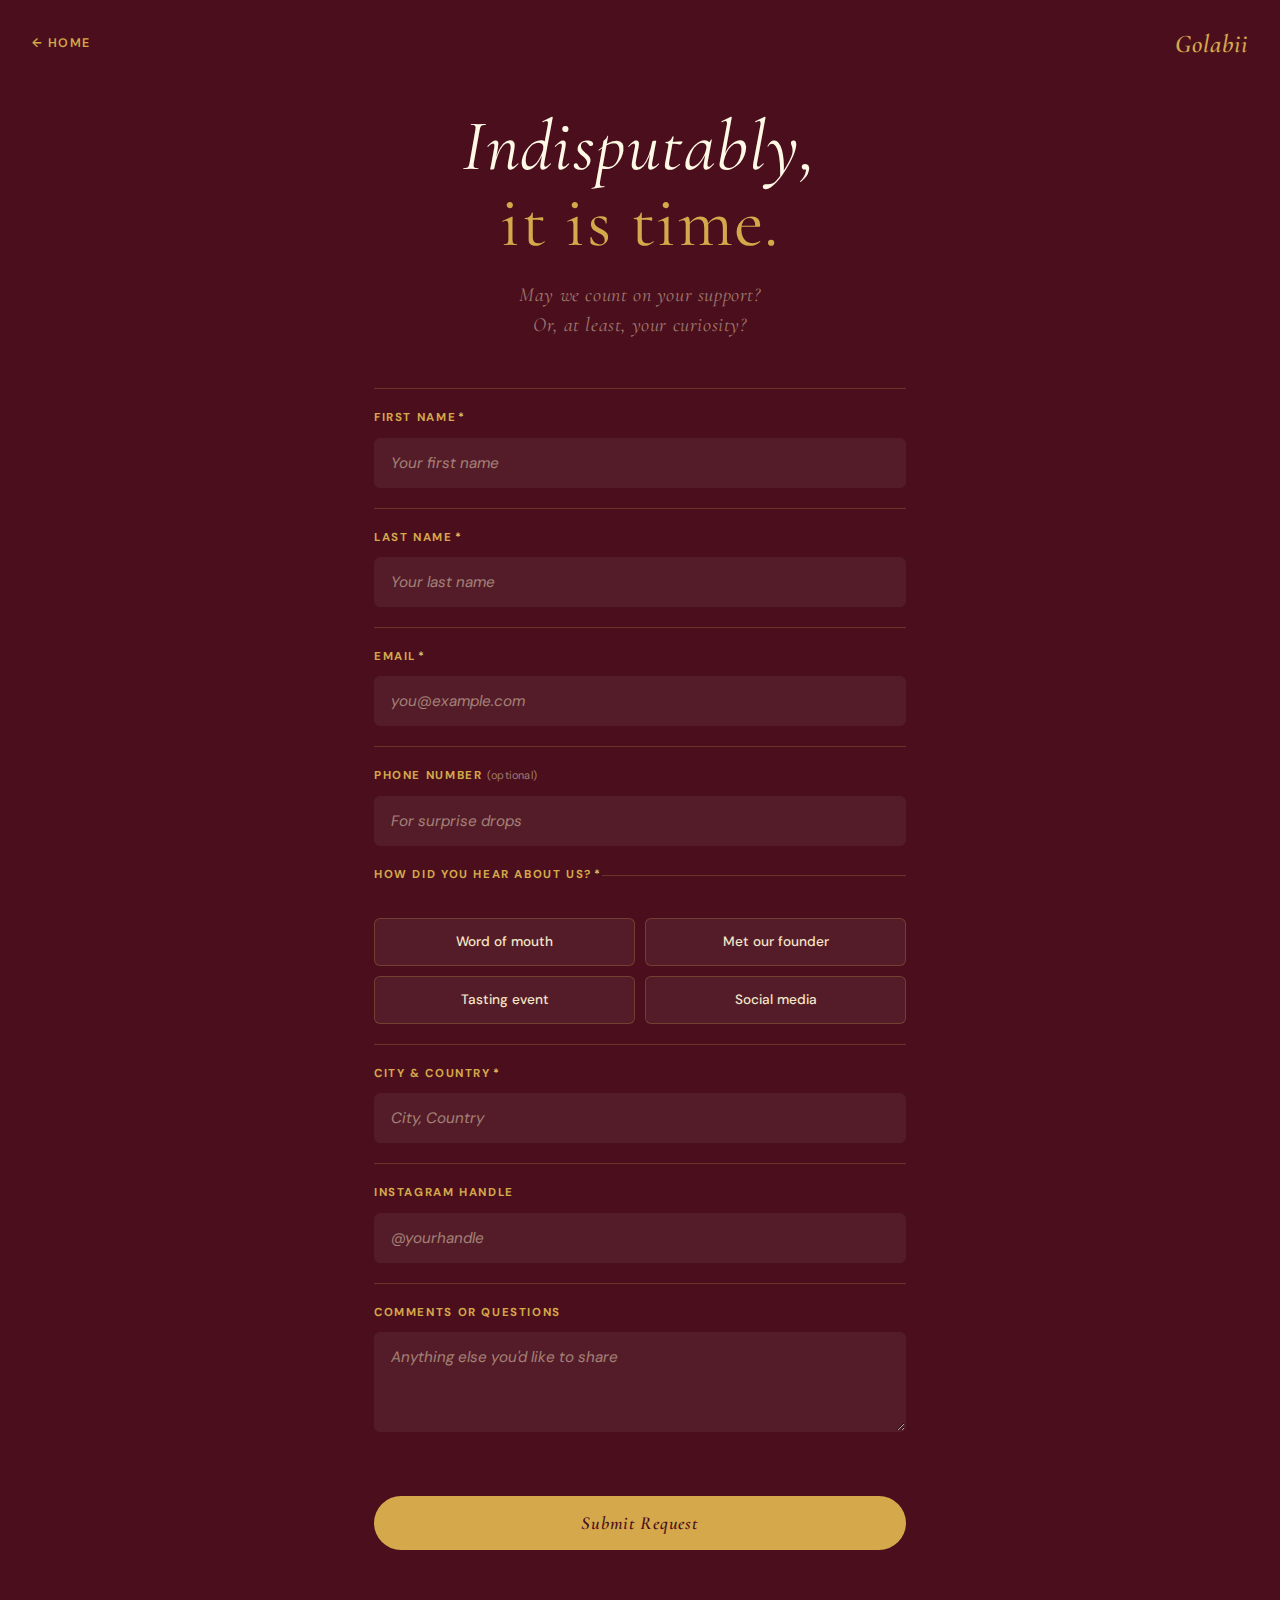
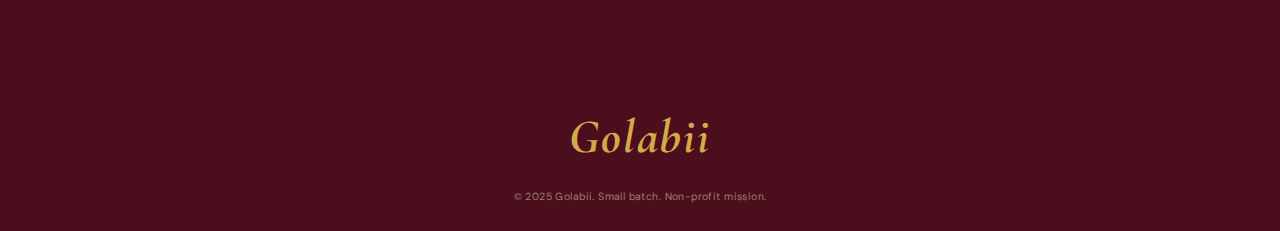
<file: waitlist.html>
<!DOCTYPE html>
<html lang="en">
<head>
  <meta charset="UTF-8" />
  <meta name="viewport" content="width=device-width, initial-scale=1.0" />
  <title>First Pour Early Access — Golabii</title>
  <meta name="description" content="Join the Golabii waitlist and help shape our botanical elixir. Answer a few questions to help us craft something extraordinary." />
  <link rel="preconnect" href="https://fonts.googleapis.com">
  <link rel="preconnect" href="https://fonts.gstatic.com" crossorigin>
  <link href="https://fonts.googleapis.com/css2?family=Cormorant+Garamond:ital,wght@0,300;0,400;0,500;0,600;0,700;1,400;1,500&family=DM+Sans:wght@300;400;500;600;700&display=swap" rel="stylesheet">
  <link rel="icon" href="data:image/svg+xml,<svg xmlns='http://www.w3.org/2000/svg' viewBox='0 0 64 64'><circle cx='32' cy='32' r='32' fill='%23D4A84B'/></svg>">
  <style>
    *, *::before, *::after { box-sizing: border-box; margin: 0; padding: 0; }

    :root {
      --bg: #4A0E1C;
      --bg-form: rgba(255, 255, 255, 0.04);
      --gold: #D4A84B;
      --gold-light: #E8C96A;
      --gold-muted: rgba(212, 168, 75, 0.35);
      --cream: #FFF9E6;
      --text: #F5E6C8;
      --text-muted: rgba(245, 230, 200, 0.5);
      --input-border: rgba(212, 168, 75, 0.25);
      --input-bg: rgba(255, 255, 255, 0.06);
      --font-display: 'Cormorant Garamond', serif;
      --font-body: 'DM Sans', sans-serif;
    }

    html { scroll-behavior: smooth; }

    body {
      font-family: var(--font-body);
      background: var(--bg);
      color: var(--text);
      line-height: 1.6;
      min-height: 100vh;
      display: flex;
      flex-direction: column;
      -webkit-font-smoothing: antialiased;
    }

    /* --- Top nav --- */
    .wl-nav {
      display: flex;
      justify-content: space-between;
      align-items: center;
      padding: 24px 32px;
      position: relative;
      z-index: 10;
    }

    .wl-nav-home {
      font-family: var(--font-body);
      font-size: 0.78rem;
      font-weight: 600;
      text-transform: uppercase;
      letter-spacing: 0.12em;
      color: var(--gold);
      text-decoration: none;
      transition: opacity 0.3s ease;
    }

    .wl-nav-home:hover { opacity: 0.7; }

    .wl-nav-brand {
      font-family: var(--font-display);
      font-size: 1.6rem;
      font-weight: 600;
      font-style: italic;
      color: var(--gold);
      letter-spacing: 0.04em;
    }

    /* --- Main container --- */
    .wl-main {
      flex: 1;
      display: flex;
      flex-direction: column;
      align-items: center;
      padding: 20px 24px 80px;
      max-width: 580px;
      margin: 0 auto;
      width: 100%;
    }

    /* --- Header --- */
    .wl-header {
      text-align: center;
      margin-bottom: 48px;
    }

    .wl-headline {
      font-family: var(--font-display);
      font-size: clamp(2.8rem, 8vw, 4.5rem);
      font-weight: 400;
      font-style: italic;
      color: var(--cream);
      line-height: 1.05;
      letter-spacing: 0.02em;
      margin-bottom: 20px;
    }

    .wl-headline em {
      font-style: normal;
      color: var(--gold);
    }

    .wl-sub {
      font-family: var(--font-display);
      font-size: clamp(1rem, 2.5vw, 1.25rem);
      font-weight: 400;
      font-style: italic;
      color: var(--text-muted);
      letter-spacing: 0.03em;
      line-height: 1.5;
    }

    /* --- Form --- */
    .wl-form {
      width: 100%;
      display: flex;
      flex-direction: column;
      gap: 0;
    }

    .wl-field {
      padding: 20px 0;
      border-top: 1px solid var(--input-border);
    }

    .wl-field:last-of-type {
      border-bottom: 1px solid var(--input-border);
    }

    .wl-label {
      display: block;
      font-family: var(--font-body);
      font-size: 0.72rem;
      font-weight: 700;
      text-transform: uppercase;
      letter-spacing: 0.14em;
      color: var(--gold);
      margin-bottom: 10px;
    }

    .wl-label .req {
      color: var(--gold-light);
      margin-left: 2px;
    }

    .wl-label .opt {
      font-weight: 400;
      text-transform: none;
      letter-spacing: 0.02em;
      color: var(--text-muted);
      font-size: 0.68rem;
    }

    .wl-input,
    .wl-textarea {
      width: 100%;
      background: var(--input-bg);
      border: 1px solid transparent;
      border-radius: 6px;
      padding: 14px 16px;
      font-family: var(--font-body);
      font-size: 0.95rem;
      font-weight: 400;
      color: var(--cream);
      transition: border-color 0.25s ease, background 0.25s ease;
      outline: none;
    }

    .wl-input::placeholder,
    .wl-textarea::placeholder {
      color: var(--text-muted);
      font-style: italic;
    }

    .wl-input:focus,
    .wl-textarea:focus {
      border-color: var(--gold-muted);
      background: rgba(255, 255, 255, 0.08);
    }

    .wl-textarea {
      resize: vertical;
      min-height: 100px;
    }

    /* --- Radio grid (Poolsuite-inspired) --- */
    .wl-fieldset {
      border: none;
      padding: 20px 0;
      border-top: 1px solid var(--input-border);
    }

    .wl-legend {
      font-family: var(--font-body);
      font-size: 0.72rem;
      font-weight: 700;
      text-transform: uppercase;
      letter-spacing: 0.14em;
      color: var(--gold);
      margin-bottom: 14px;
      display: block;
    }

    .wl-legend .req {
      color: var(--gold-light);
      margin-left: 2px;
    }

    .wl-options {
      display: grid;
      grid-template-columns: 1fr 1fr;
      gap: 10px;
    }

    .wl-radio {
      position: relative;
      cursor: pointer;
      display: block;
    }

    .wl-radio input {
      position: absolute;
      opacity: 0;
      width: 0;
      height: 0;
    }

    .wl-radio span {
      display: block;
      padding: 12px 16px;
      border: 1px solid var(--input-border);
      border-radius: 6px;
      font-size: 0.85rem;
      font-weight: 500;
      color: var(--text);
      text-align: center;
      transition: all 0.25s ease;
      background: var(--input-bg);
    }

    .wl-radio:hover span {
      border-color: var(--gold-muted);
      background: rgba(255, 255, 255, 0.08);
    }

    .wl-radio input:checked + span {
      border-color: var(--gold);
      background: rgba(212, 168, 75, 0.12);
      color: var(--gold-light);
    }

    /* --- Submit button --- */
    .wl-submit {
      margin-top: 36px;
      width: 100%;
      padding: 16px 32px;
      background: var(--gold);
      color: var(--bg);
      border: none;
      border-radius: 100px;
      font-family: var(--font-display);
      font-size: 1.15rem;
      font-weight: 600;
      font-style: italic;
      letter-spacing: 0.04em;
      cursor: pointer;
      transition: all 0.3s ease;
      position: relative;
      overflow: hidden;
    }

    .wl-submit:hover {
      background: var(--gold-light);
      transform: translateY(-2px);
      box-shadow: 0 8px 30px rgba(212, 168, 75, 0.3);
    }

    .wl-submit:active {
      transform: translateY(0);
    }

    .wl-submit:disabled {
      opacity: 0.5;
      cursor: not-allowed;
      transform: none;
    }

    /* --- Status message --- */
    .wl-status {
      text-align: center;
      margin-top: 20px;
      font-family: var(--font-display);
      font-size: 1.05rem;
      font-style: italic;
      color: var(--gold-light);
      min-height: 1.5em;
    }

    /* --- Footer --- */
    .wl-footer {
      text-align: center;
      padding: 24px;
    }

    .wl-footer-brand {
      display: block;
      font-family: var(--font-display);
      font-size: clamp(2rem, 5vw, 3rem);
      font-weight: 700;
      font-style: italic;
      color: var(--gold);
      letter-spacing: 0.04em;
      margin-bottom: 6px;
    }

    .wl-footer-copy {
      font-size: 0.65rem;
      color: var(--text-muted);
      letter-spacing: 0.04em;
    }

    /* --- Honeypot --- */
    .wl-hp { display: none; }

    /* --- Responsive --- */
    @media (max-width: 480px) {
      .wl-nav { padding: 18px 20px; }
      .wl-main { padding: 10px 20px 60px; }
      .wl-options { grid-template-columns: 1fr; }
      .wl-headline { margin-bottom: 14px; }
      .wl-header { margin-bottom: 36px; }
    }
  </style>
</head>
<body>

  <nav class="wl-nav">
    <a href="index.html" class="wl-nav-home">&larr; Home</a>
    <span class="wl-nav-brand">Golabii</span>
  </nav>

  <main class="wl-main">
    <header class="wl-header">
      <h1 class="wl-headline">Indisputably,<br><em>it is time.</em></h1>
      <p class="wl-sub">May we count on your support?<br>Or, at least, your curiosity?</p>
    </header>

    <form id="waitlist-form" class="wl-form">

      <div class="wl-field">
        <label for="first_name" class="wl-label">First name<span class="req">*</span></label>
        <input type="text" id="first_name" name="first_name" class="wl-input" placeholder="Your first name" required />
      </div>

      <div class="wl-field">
        <label for="last_name" class="wl-label">Last name<span class="req">*</span></label>
        <input type="text" id="last_name" name="last_name" class="wl-input" placeholder="Your last name" required />
      </div>

      <div class="wl-field">
        <label for="email" class="wl-label">Email<span class="req">*</span></label>
        <input type="email" id="email" name="email" class="wl-input" placeholder="you@example.com" required />
      </div>

      <div class="wl-field">
        <label for="phone" class="wl-label">Phone number <span class="opt">(optional)</span></label>
        <input type="tel" id="phone" name="phone" class="wl-input" placeholder="For surprise drops" />
      </div>

      <fieldset class="wl-fieldset">
        <legend class="wl-legend">How did you hear about us?<span class="req">*</span></legend>
        <div class="wl-options">
          <label class="wl-radio">
            <input type="radio" name="hear" value="Word of mouth" required />
            <span>Word of mouth</span>
          </label>
          <label class="wl-radio">
            <input type="radio" name="hear" value="Met our founder" />
            <span>Met our founder</span>
          </label>
          <label class="wl-radio">
            <input type="radio" name="hear" value="Tasting event" />
            <span>Tasting event</span>
          </label>
          <label class="wl-radio">
            <input type="radio" name="hear" value="Social media" />
            <span>Social media</span>
          </label>
        </div>
      </fieldset>

      <div class="wl-field">
        <label for="city_country" class="wl-label">City &amp; country<span class="req">*</span></label>
        <input type="text" id="city_country" name="city_country" class="wl-input" placeholder="City, Country" required />
      </div>

      <div class="wl-field">
        <label for="instagram" class="wl-label">Instagram handle</label>
        <input type="text" id="instagram" name="instagram" class="wl-input" placeholder="@yourhandle" />
      </div>

      <div class="wl-field">
        <label for="message" class="wl-label">Comments or questions</label>
        <textarea id="message" name="message" class="wl-textarea" placeholder="Anything else you'd like to share"></textarea>
      </div>

      <div class="wl-hp">
        <label for="extra_field">Leave blank</label>
        <input type="text" id="extra_field" name="extra_field" />
      </div>

      <button type="submit" class="wl-submit">Submit Request</button>
      <p class="wl-status status-message"></p>
    </form>
  </main>

  <footer class="wl-footer">
    <span class="wl-footer-brand">Golabii</span>
    <span class="wl-footer-copy">&copy; 2025 Golabii. Small batch. Non-profit mission.</span>
  </footer>

  <script src="waitlist.js"></script>
</body>
</html>
</file>
